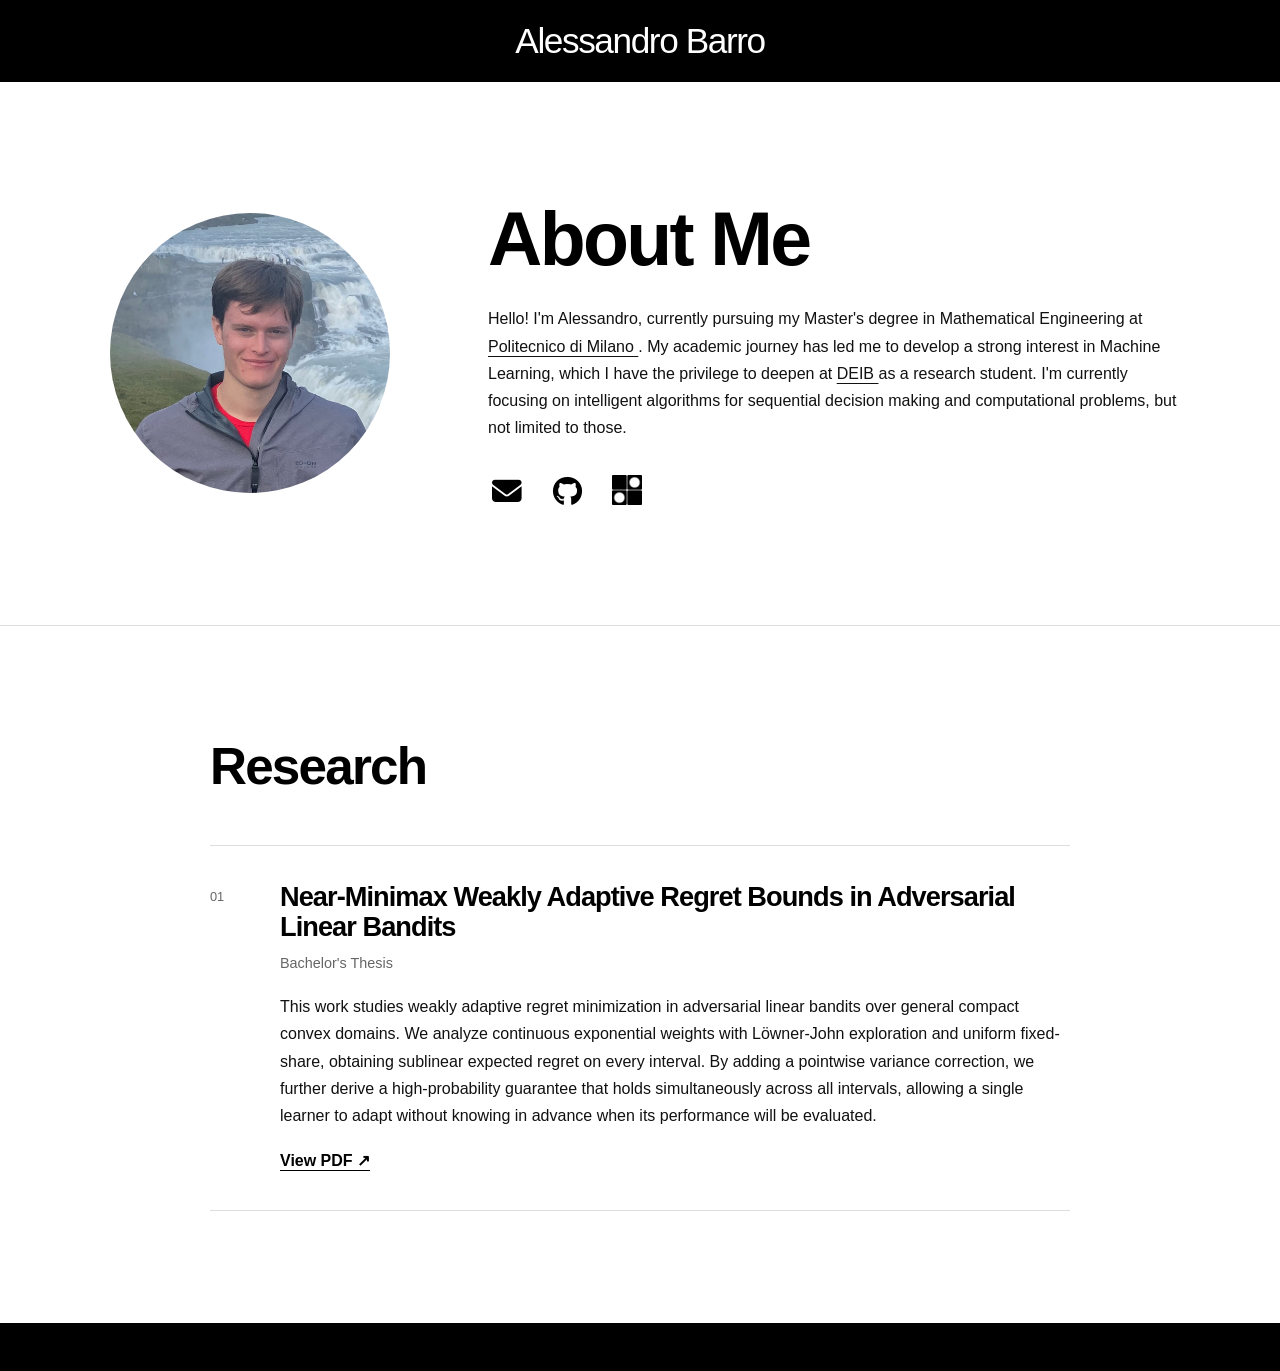
<file: index.html>
<!DOCTYPE html>
<html lang="en">
<head>
  <meta charset="UTF-8">
  <meta name="viewport" content="width=device-width, initial-scale=1.0">

  <meta
    name="description"
    content="Alessandro Barro — personal website, research and projects in machine learning and mathematical engineering."
  >

  <title>Alessandro Barro</title>

  <link rel="preconnect" href="https://cdnjs.cloudflare.com">

  <link
    rel="stylesheet"
    href="https://cdnjs.cloudflare.com/ajax/libs/font-awesome/6.7.2/css/all.min.css"
  >

  <link rel="stylesheet" href="style.css">
</head>

<body>

  <!-- HEADER -->
  <header class="site-header">
    <div class="header-inner">

      <a
        class="site-title"
        href="#top"
        aria-label="Alessandro Barro — home"
      >
        Alessandro Barro
      </a>

    </div>
  </header>


  <main id="top">

    <!-- ABOUT -->
    <section
      class="intro container"
      aria-labelledby="about-title"
    >

      <div class="portrait-wrap">
        <img
          class="portrait"
          src="assets/img/me.jpeg"
          alt="Alessandro Barro"
        >
      </div>


      <div class="intro-copy">

        <h1 id="about-title">
          About Me
        </h1>

        <p>
          Hello! I'm Alessandro, currently pursuing my Master's degree in Mathematical Engineering at
          <a
            href="https://www.polimi.it/"
            target="_blank"
            rel="noopener noreferrer"
          >
            Politecnico di Milano
          </a>.

          My academic journey has led me to develop a strong interest in Machine Learning, which I have the
          privilege to deepen at

          <a
            href="https://www.deib.polimi.it/eng/home-page"
            target="_blank"
            rel="noopener noreferrer"
          >
              DEIB
          </a>

          as a research student. I'm currently focusing on intelligent algorithms for sequential decision making and computational problems,
          but not limited to those.
        </p>


        <!-- SOCIAL LINKS -->
        <nav
          class="social-links"
          aria-label="Contact and projects"
        >

          <a
            class="icon-link"
            href="mailto:alessandro1.barro@mail.polimi.it"
            aria-label="Email Alessandro"
            title="Email"
          >
            <i
              class="fa-solid fa-envelope"
              aria-hidden="true"
            ></i>
          </a>


          <a
            class="icon-link"
            href="https://github.com/alessandrobarro"
            target="_blank"
            rel="noopener noreferrer"
            aria-label="GitHub profile"
            title="GitHub"
          >
            <i
              class="fa-brands fa-github"
              aria-hidden="true"
            ></i>
          </a>


          <a
            class="icon-link"
            href="https://pentago-62c1232b3105.herokuapp.com/"
            target="_blank"
            rel="noopener noreferrer"
            aria-label="Pentago project"
            title="Pentago"
          >
            <img
              src="assets/img/pentago.png"
              alt=""
              aria-hidden="true"
            >
          </a>

        </nav>

      </div>

    </section>


    <!-- RESEARCH -->
    <section
      class="research-section"
      aria-labelledby="research-title"
    >

      <div class="container narrow">

        <div class="section-heading">

          <h2 id="research-title">
            Research
          </h2>

        </div>


        <!-- PAPER 01 -->
        <article class="paper">

          <div
            class="paper-number"
            aria-hidden="true"
          >
            01
          </div>

          <div>

            <h3>
              Near-Minimax Weakly Adaptive Regret Bounds in Adversarial Linear Bandits
            </h3>

            <p class="paper-meta">
              Bachelor's Thesis
            </p>

            <p>
              This work studies weakly adaptive regret minimization in adversarial linear bandits over general compact convex domains. We analyze continuous exponential weights with Löwner-John exploration and uniform fixed-share, obtaining sublinear expected regret on every interval. By adding a pointwise variance correction, we further derive a high-probability guarantee that holds simultaneously across all intervals, allowing a single learner to adapt without knowing in advance when its performance will be evaluated.
            </p>

            <a
              class="text-link"
              href="assets/pdf/thesis.pdf"
            >
              View PDF
              <span aria-hidden="true">↗</span>
            </a>

          </div>

        </article>

      </div>

    </section>

  </main>


  <!-- FOOTER -->
  <footer class="site-footer">

    <div class="container footer-inner">

    </div>

  </footer>

</body>
</html>
</file>
<file: style.css>
:root {
  --black: #000000;
  --ink: #111111;
  --muted: #666666;
  --line: #dedede;
  --soft: #f5f5f5;
  --white: #ffffff;

  --max-width: 1080px;
}


/* =========================
   GLOBAL
   ========================= */

* {
  box-sizing: border-box;
}

html {
  scroll-behavior: smooth;
}

body {
  margin: 0;

  background: var(--white);
  color: var(--ink);

  font-family: Arial, Helvetica, sans-serif;

  font-size: 16px;
  line-height: 1.7;

  -webkit-font-smoothing: antialiased;
}

img {
  max-width: 100%;
}

a {
  color: inherit;
}

.container {
  width: min(
    calc(100% - 48px),
    var(--max-width)
  );

  margin-inline: auto;
}

.narrow {
  max-width: 860px;
}


/* =========================
   HEADER
   ========================= */

.site-header {
  width: 100%;

  background: var(--black);
  color: var(--white);
}

.header-inner {
  width: min(
    calc(100% - 48px),
    var(--max-width)
  );

  min-height: 82px;

  margin-inline: auto;

  display: flex;

  align-items: center;
  justify-content: center;

  text-align: center;
}

.site-title {
  display: inline-block;

  color: var(--white);

  text-decoration: none;

  font-size: clamp(
    1.55rem,
    3vw,
    2.2rem
  );

  font-weight: 400;

  letter-spacing: -0.04em;
}


/* =========================
   ACCESSIBILITY
   ========================= */

.site-title:focus-visible,
.icon-link:focus-visible,
.text-link:focus-visible,
.intro-copy a:focus-visible {
  outline: 2px solid currentColor;

  outline-offset: 4px;
}


/* =========================
   ABOUT / INTRO
   ========================= */

.intro {
  display: grid;

  grid-template-columns:
    300px
    minmax(0, 1fr);

  gap: clamp(
    40px,
    7vw,
    88px
  );

  align-items: center;

  padding-block: clamp(
    64px,
    9vw,
    116px
  );
}


/* =========================
   PROFILE IMAGE
   ========================= */

.portrait-wrap {
  width: 280px;
  height: 280px;

  justify-self: center;

  overflow: hidden;

  border: none;
  border-radius: 50%;

  background: var(--soft);
}

.portrait {
  width: 100%;
  height: 100%;

  display: block;

  object-fit: cover;

  border: none;

  max-width: none;
}


/* =========================
   TYPOGRAPHY
   ========================= */

h1,
h2,
h3,
p {
  margin-top: 0;
}

h1,
h2,
h3 {
  color: var(--black);

  line-height: 1.12;

  letter-spacing: -0.035em;
}

h1 {
  margin-bottom: 24px;

  font-size: clamp(
    2.4rem,
    6vw,
    4.7rem
  );
}

h2 {
  margin-bottom: 0;

  font-size: clamp(
    2rem,
    4vw,
    3.4rem
  );
}

h3 {
  margin-bottom: 8px;

  font-size: clamp(
    1.3rem,
    2.3vw,
    1.7rem
  );
}


/* =========================
   SMALL SECTION LABEL
   ========================= */

.eyebrow {
  margin: 0 0 8px;

  color: var(--muted);

  font-size: 0.76rem;
  font-weight: 700;

  letter-spacing: 0.14em;

  text-transform: uppercase;
}


/* =========================
   ABOUT TEXT
   ========================= */

.intro-copy > p {
  max-width: 700px;

  margin-bottom: 30px;

  text-align: left;
}

.intro-copy p a,
.text-link {
  text-decoration-line: underline;

  text-decoration-thickness: 1px;

  text-underline-offset: 4px;

  transition:
    color 160ms ease;
}

.intro-copy p a:hover,
.text-link:hover {
  color: var(--muted);
}


/* =========================
   SOCIAL ICONS
   ========================= */

.social-links {
  display: flex;

  align-items: center;

  gap: 22px;
}

.icon-link {
  width: 38px;
  height: 38px;

  display: inline-flex;

  align-items: center;
  justify-content: center;

  color: var(--black);

  text-decoration: none;

  transition:
    opacity 160ms ease,
    transform 160ms ease;
}

.icon-link i {
  color: var(--black);

  font-size: 1.85rem;
}

.icon-link img {
  width: 30px;
  height: 30px;

  display: block;

  object-fit: contain;

  filter:
    grayscale(1)
    brightness(0);
}

.icon-link:hover {
  color: var(--black);

  opacity: 0.55;

  transform: translateY(-2px);
}


/* =========================
   RESEARCH
   ========================= */

.research-section {
  border-top:
    1px solid
    var(--line);

  padding-block: clamp(
    72px,
    9vw,
    112px
  );

  background: var(--white);
}

.section-heading {
  margin-bottom: 50px;
}


/* =========================
   PAPERS
   ========================= */

.paper {
  display: grid;

  grid-template-columns:
    46px
    minmax(0, 1fr);

  gap: 24px;

  padding: 36px 0;

  border-top:
    1px solid
    var(--line);
}

.paper:last-child {
  border-bottom:
    1px solid
    var(--line);
}

.paper-number {
  padding-top: 4px;

  color: var(--muted);

  font-size: 0.8rem;

  font-variant-numeric: tabular-nums;
}

.paper-meta {
  margin-bottom: 18px;

  color: var(--muted);

  font-size: 0.9rem;
}

.paper p:not(.paper-meta) {
  margin-bottom: 18px;
}

.text-link {
  display: inline-block;

  color: var(--black);

  font-weight: 700;
}


/* =========================
   FOOTER
   ========================= */

.site-footer {
  margin-top: 0;

  padding-block: 24px;

  background: var(--black);

  color: var(--white);

  font-size: 0.82rem;
}

.footer-inner {
  display: flex;

  align-items: center;
  justify-content: space-between;

  gap: 24px;
}


/* =========================
   TABLET / MOBILE
   ========================= */

@media (max-width: 760px) {

  .container,
  .header-inner {
    width: min(
      calc(100% - 32px),
      var(--max-width)
    );
  }


  /* HEADER */

  .header-inner {
    min-height: 70px;

    justify-content: center;
  }

  .site-title {
    text-align: center;
  }


  /* ABOUT */

  .intro {
    grid-template-columns: 1fr;

    gap: 36px;

    padding-block: 56px;
  }


  /* PROFILE IMAGE */

  .portrait-wrap {
    width: 220px;
    height: 220px;

    justify-self: center;
  }


  /* RESEARCH */

  .paper {
    grid-template-columns: 1fr;

    gap: 8px;
  }


  /* FOOTER */

  .footer-inner {
    flex-direction: column;

    align-items: flex-start;

    gap: 4px;
  }
}


/* =========================
   VERY SMALL PHONES
   ========================= */

@media (max-width: 420px) {

  .portrait-wrap {
    width: 190px;
    height: 190px;
  }

  h1 {
    font-size: 2.6rem;
  }

  .intro {
    gap: 30px;

    padding-block: 44px;
  }

  .social-links {
    gap: 18px;
  }
}


/* =========================
   REDUCED MOTION
   ========================= */

@media (prefers-reduced-motion: reduce) {

  html {
    scroll-behavior: auto;
  }

  *,
  *::before,
  *::after {
    transition-duration: 0.01ms !important;
  }
}
</file>
